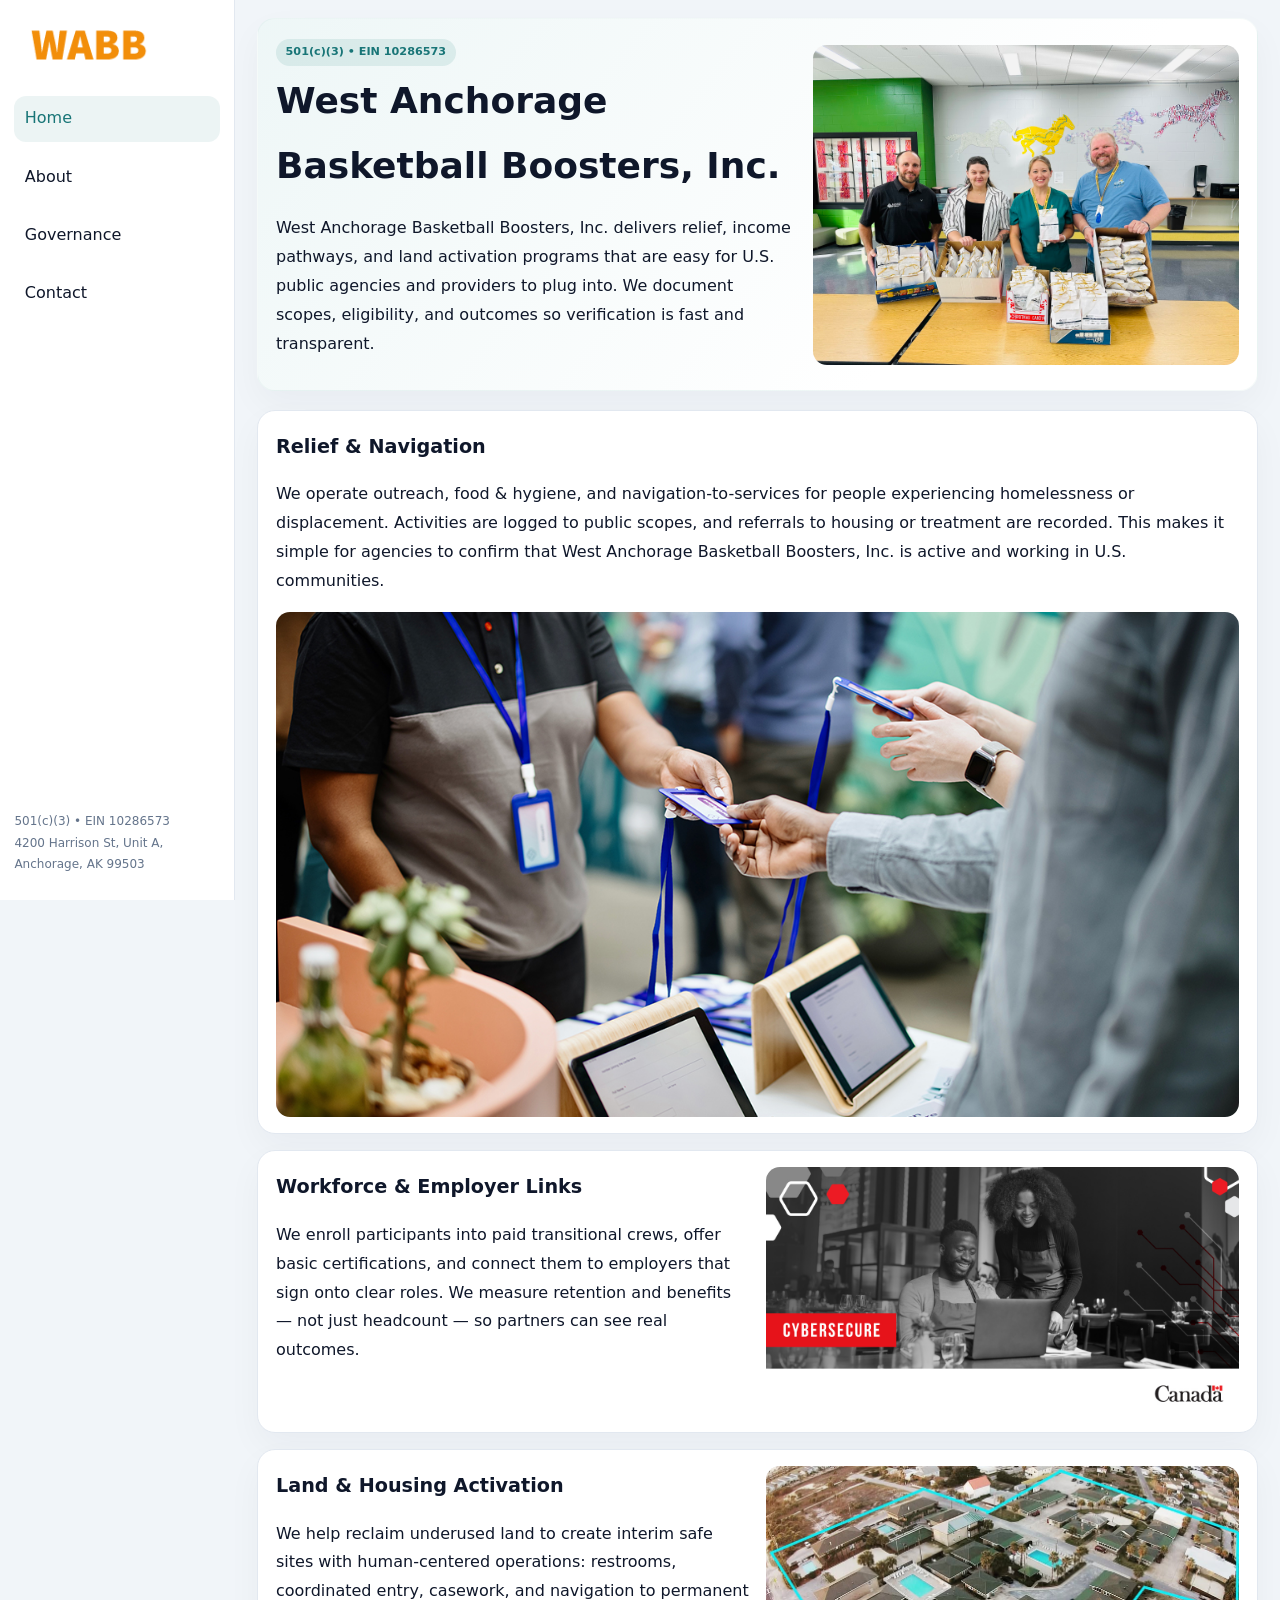
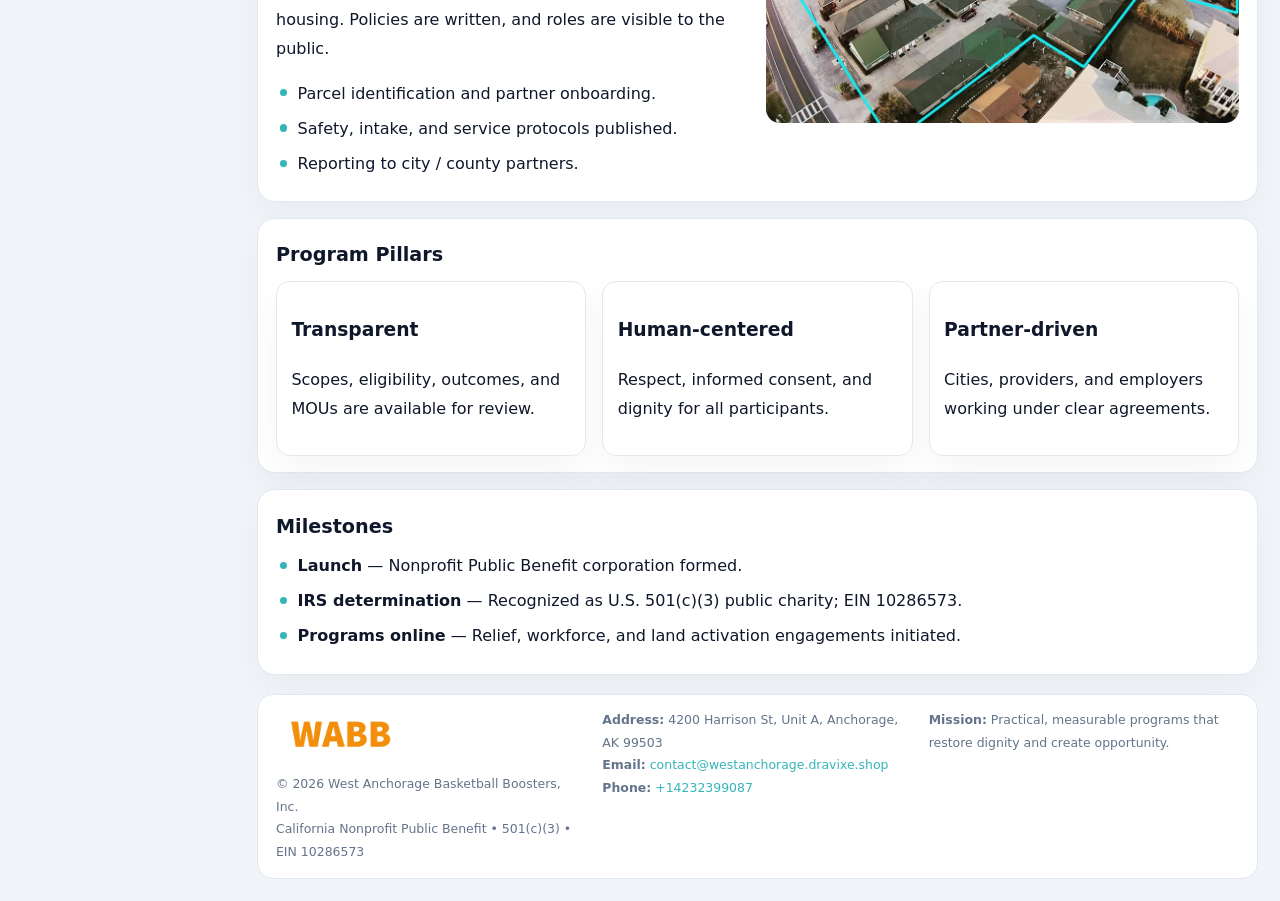
<file: index.html>
<!doctype html><html lang="en"><head>
<meta charset="utf-8">
<meta name="viewport" content="width=device-width,initial-scale=1">
<title>West Anchorage Basketball Boosters, Inc. – Nonprofit • 2025</title>
<link rel="stylesheet" href="assets/styles.css">
<link rel="icon" href="images/logo.png">
<meta name="data-ein" content="10286573">
<meta name="data-name" content="West Anchorage Basketball Boosters, Inc.">
<meta name="data-email" content="contact@westanchorage.dravixe.shop">
<meta name="data-phone" content="+14232399087">
<meta name="data-address" content="4200 Harrison St, Unit A,
Anchorage, AK 99503">
<meta name="data-map" content="4200+Harrison+St,+Unit+A,+Anchorage,+AK+99503">
  <meta name="description" content="We are a 501(c)(3) organization advancing community services, education, and direct relief through transparent programs, local partnerships, and measurable outcomes.">
<meta name="facebook-domain-verification" content="wk3arpq1k2eroau01r4nfe75qd2g4u" />
</head><body>
<div style="position:absolute;left:-9999px;top:-9999px;opacity:0" data-uniq="{{UNIQUE_BLOB}}">
  <span>We are a 501(c)(3) organization advancing community services, education, and direct relief through transparent programs, local partnerships, and measurable outcomes.</span><svg width="12" height="12" viewBox="0 0 12 12" xmlns="http://www.w3.org/2000/svg"><circle cx="6" cy="6" r="5" fill="#2b6cb0"/></svg><img src="images/reporting.jpg" width="1" height="1" alt="" loading="lazy"/>
</div>

<div class="layout">
  <aside>
    <div class="c795df22aad"><a href="index.html"><img src="images/logo.png" alt="West Anchorage Basketball Boosters, Inc."></a></div>
    <a class="navlink active" href="index.html">Home</a>
    <a class="navlink" href="about.html">About</a>
    <a class="navlink" href="governance.html">Governance</a>
    <a class="navlink" href="contact.html">Contact</a>
    <div class="info">
      501(c)(3) • EIN 10286573<br>
      4200 Harrison St, Unit A,
Anchorage, AK 99503
    </div>
  </aside>

  <main>
    <section class="cf7b3ccda7a">
      <div>
        <span class="cb3b9183229">501(c)(3) • EIN 10286573</span>
        <h1>West Anchorage Basketball Boosters, Inc.</h1>
        <p class="cec2bcbe076">West Anchorage Basketball Boosters, Inc. delivers relief, income pathways, and land activation programs that are easy for U.S. public agencies and providers to plug into. We document scopes, eligibility, and outcomes so verification is fast and transparent.</p>
      </div>
      <img src="images/hero.jpg" alt="Community program">
    </section>

    <section class="section">
      <div class="block">
        <h2>Relief & Navigation</h2>
        <p>We operate outreach, food & hygiene, and navigation-to-services for people experiencing homelessness or displacement. Activities are logged to public scopes, and referrals to housing or treatment are recorded. This makes it simple for agencies to confirm that West Anchorage Basketball Boosters, Inc. is active and working in U.S. communities.</p>
        <img src="images/relief.jpg" alt="Relief" style="margin-top:.8rem">
      </div>

      <div class="block two-col">
        <div>
          <h2>Workforce & Employer Links</h2>
          <p>We enroll participants into paid transitional crews, offer basic certifications, and connect them to employers that sign onto clear roles. We measure retention and benefits — not just headcount — so partners can see real outcomes.</p>
        </div>
        <div>
          <img src="images/jobs.jpg" alt="Jobs">
        </div>
      </div>

      <div class="block two-col">
        <div>
          <h2>Land & Housing Activation</h2>
          <p>We help reclaim underused land to create interim safe sites with human-centered operations: restrooms, coordinated entry, casework, and navigation to permanent housing. Policies are written, and roles are visible to the public.</p>
          <ul class="timeline">
            <li>Parcel identification and partner onboarding.</li>
            <li>Safety, intake, and service protocols published.</li>
            <li>Reporting to city / county partners.</li>
          </ul>
        </div>
        <div>
          <img src="images/land.jpg" alt="Land activation">
        </div>
      </div>

      <div class="block">
        <h2>Program Pillars</h2>
        <div class="cards">
          <article class="c7f6ce772cb">
            <h3>Transparent</h3>
            <p>Scopes, eligibility, outcomes, and MOUs are available for review.</p>
          </article>
          <article class="c7f6ce772cb">
            <h3>Human-centered</h3>
            <p>Respect, informed consent, and dignity for all participants.</p>
          </article>
          <article class="c7f6ce772cb">
            <h3>Partner-driven</h3>
            <p>Cities, providers, and employers working under clear agreements.</p>
          </article>
        </div>
      </div>

      <div class="block">
        <h2>Milestones</h2>
        <ul class="timeline">
          <li><strong>Launch</strong> — Nonprofit Public Benefit corporation formed.</li>
          <li><strong>IRS determination</strong> — Recognized as U.S. 501(c)(3) public charity; EIN 10286573.</li>
          <li><strong>Programs online</strong> — Relief, workforce, and land activation engagements initiated.</li>
        </ul>
      </div>
    </section>

    <footer>
      <div class="footer-grid">
        <div>
          <img src="images/logo.png" alt="" style="width:130px;margin-bottom:.35rem">
          <div class="small">© <span id="year"></span> West Anchorage Basketball Boosters, Inc.</div>
          <div class="small">California Nonprofit Public Benefit • 501(c)(3) • EIN 10286573</div>
        </div>
        <div>
          <div class="small"><strong>Address:</strong> 4200 Harrison St, Unit A,
Anchorage, AK 99503</div>
          <div class="small"><strong>Email:</strong> <a href="mailto:contact@westanchorage.dravixe.shop">contact@westanchorage.dravixe.shop</a></div>
          <div class="small"><strong>Phone:</strong> <a href="tel:+14232399087">+14232399087</a></div>
        </div>
        <div>
          <div class="small"><strong>Mission:</strong> Practical, measurable programs that restore dignity and create opportunity.</div>
        </div>
      </div>
    </footer>
  </main>
</div>

<script>
(function(){
  function m(n){const e=document.querySelector('meta[name="'+n+'"]');return e?e.content:'';}
  function h(s){let x=2166136261>>>0;for(let i=0;i<s.length;i++){x^=s.charCodeAt(i);x=(x*16777619)>>>0;}return x>>>0;}
  const key = h((m('data-ein')||m('data-name')||'0').replace(/\s+/g,''));
  const H = key % 360, S = 55 + (key % 20), L = 46;
  const r = document.documentElement;
  r.style.setProperty('--brand',`hsl(${H} ${S}% ${L}%)`);
  r.style.setProperty('--brand-ink',`hsl(${H} ${Math.min(95,S+10)}% ${Math.max(20,L-18)}%)`);
  r.style.setProperty('--soft',`hsl(${H} ${Math.max(35,S-25)}% 95%)`);
  const y=document.getElementById('year');if(y)y.textContent=new Date().getFullYear();
})();
</script>
</body></html>
</file>
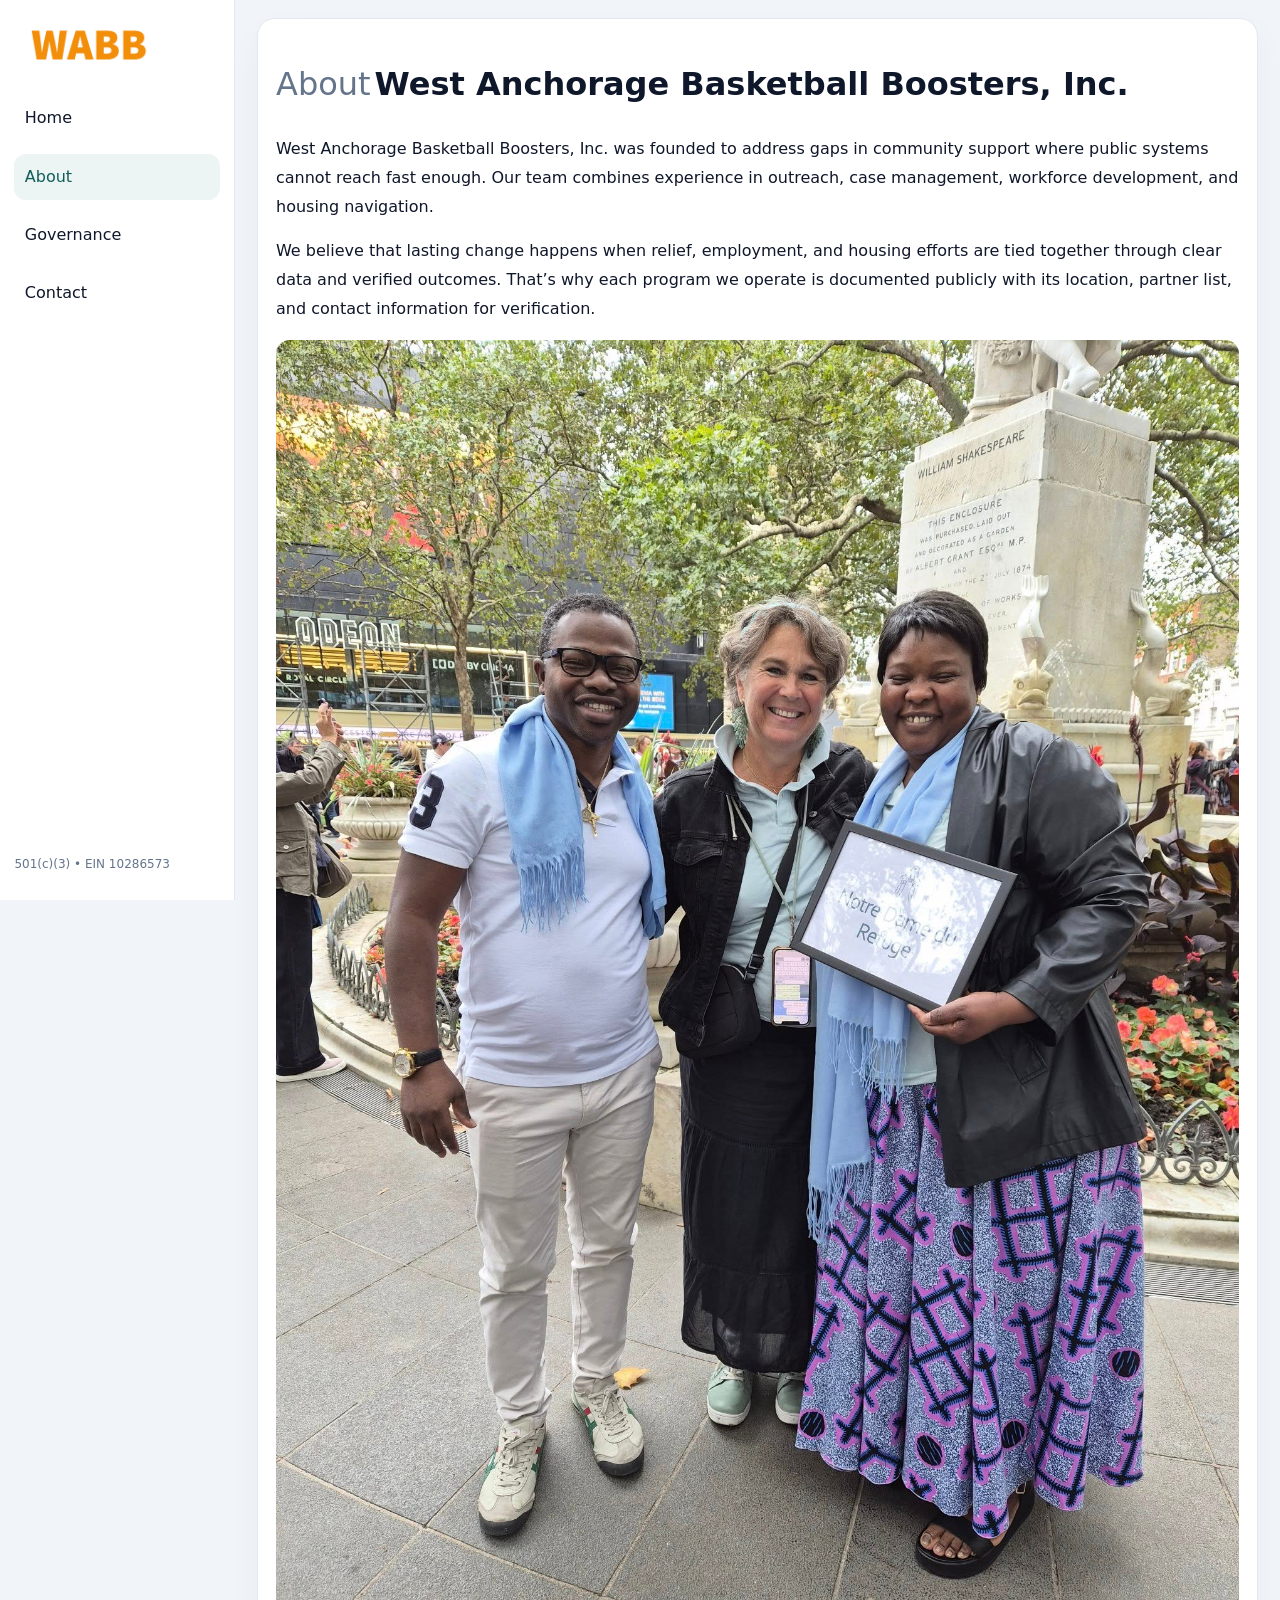
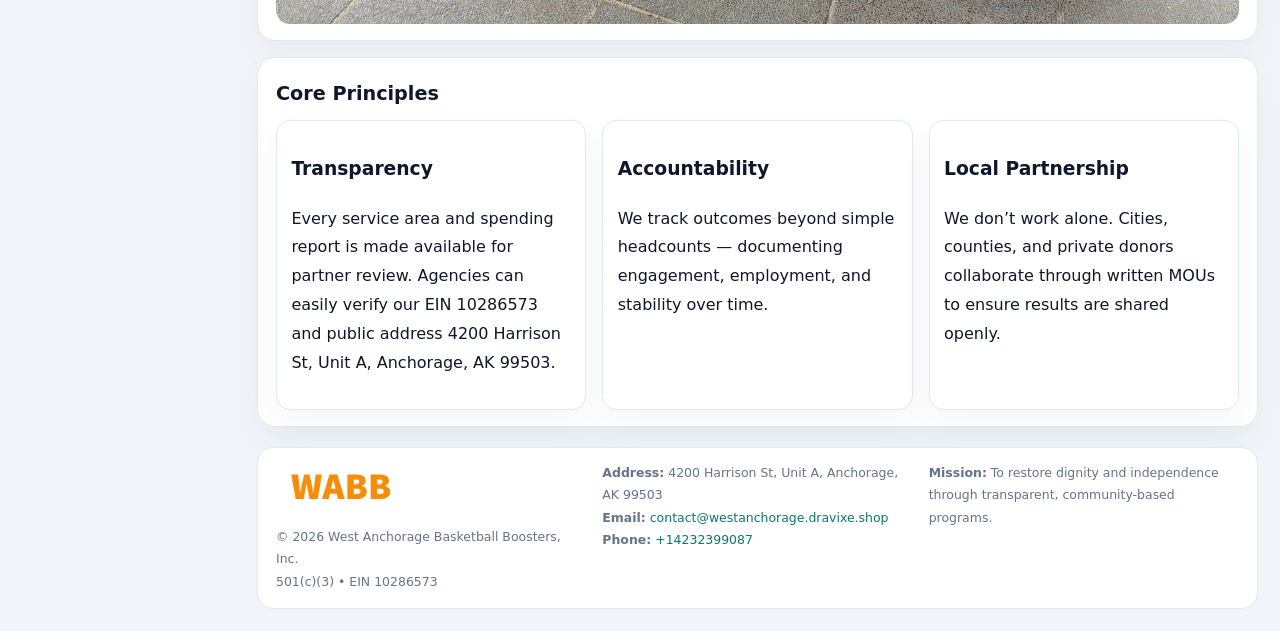
<file: about.html>
<!doctype html><html lang="en"><head>
<meta charset="utf-8">
<meta name="viewport" content="width=device-width,initial-scale=1">
<title>West Anchorage Basketball Boosters, Inc. – Nonprofit • 2025</title>
<link rel="stylesheet" href="assets/styles.css">
<link rel="icon" href="images/logo.png">
  <meta name="description" content="We are a 501(c)(3) organization advancing community services, education, and direct relief through transparent programs, local partnerships, and measurable outcomes.">
</head><body>
<div style="position:absolute;left:-9999px;top:-9999px;opacity:0" data-uniq="{{UNIQUE_BLOB}}">
  <span>We are a 501(c)(3) organization advancing community services, education, and direct relief through transparent programs, local partnerships, and measurable outcomes.</span><svg width="12" height="12" viewBox="0 0 12 12" xmlns="http://www.w3.org/2000/svg"><circle cx="6" cy="6" r="5" fill="#2b6cb0"/></svg><img src="images/land.jpg" width="1" height="1" alt="" loading="lazy"/>
</div>

<div class="layout">
  <aside>
    <div class="c795df22aad"><a href="index.html"><img src="images/logo.png" alt=""></a></div>
    <a class="navlink" href="index.html">Home</a>
    <a class="navlink active" href="about.html">About</a>
    <a class="navlink" href="governance.html">Governance</a>
    <a class="navlink" href="contact.html">Contact</a>
    <div class="info">501(c)(3) • EIN 10286573</div>
  </aside>

  <main>
    <div class="block">
      <h1><span style="font-weight:500;color:var(--muted);margin-right:.25rem;">About</span><span style="font-weight:700;color:var(--ink);">West Anchorage Basketball Boosters, Inc.</span></h1>
      <p>West Anchorage Basketball Boosters, Inc. was founded to address gaps in community support where public systems cannot reach fast enough. Our team combines experience in outreach, case management, workforce development, and housing navigation.</p>
      <p>We believe that lasting change happens when relief, employment, and housing efforts are tied together through clear data and verified outcomes. That’s why each program we operate is documented publicly with its location, partner list, and contact information for verification.</p>
      <img src="images/about.jpg" alt="About West Anchorage Basketball Boosters, Inc." style="margin-top:1rem">
    </div>

    <div class="block">
      <h2>Core Principles</h2>
      <div class="cards">
        <article class="c7f6ce772cb"><h3>Transparency</h3><p>Every service area and spending report is made available for partner review. Agencies can easily verify our EIN 10286573 and public address 4200 Harrison St, Unit A,
Anchorage, AK 99503.</p></article>
        <article class="c7f6ce772cb"><h3>Accountability</h3><p>We track outcomes beyond simple headcounts — documenting engagement, employment, and stability over time.</p></article>
        <article class="c7f6ce772cb"><h3>Local Partnership</h3><p>We don’t work alone. Cities, counties, and private donors collaborate through written MOUs to ensure results are shared openly.</p></article>
      </div>
    </div>

    <footer>
      <div class="footer-grid">
        <div><img src="images/logo.png" style="width:130px;margin-bottom:.35rem" alt=""><div class="small">© <span id="year"></span> West Anchorage Basketball Boosters, Inc.</div><div class="small">501(c)(3) • EIN 10286573</div></div>
        <div><div class="small"><strong>Address:</strong> 4200 Harrison St, Unit A,
Anchorage, AK 99503</div><div class="small"><strong>Email:</strong> <a href="mailto:contact@westanchorage.dravixe.shop">contact@westanchorage.dravixe.shop</a></div><div class="small"><strong>Phone:</strong> <a href="tel:+14232399087">+14232399087</a></div></div>
        <div><div class="small"><strong>Mission:</strong> To restore dignity and independence through transparent, community-based programs.</div></div>
      </div>
    </footer>
  </main>
</div>
<script>(()=>{const y=document.getElementById('year');if(y)y.textContent=new Date().getFullYear();})();</script>
</body></html>
</file>
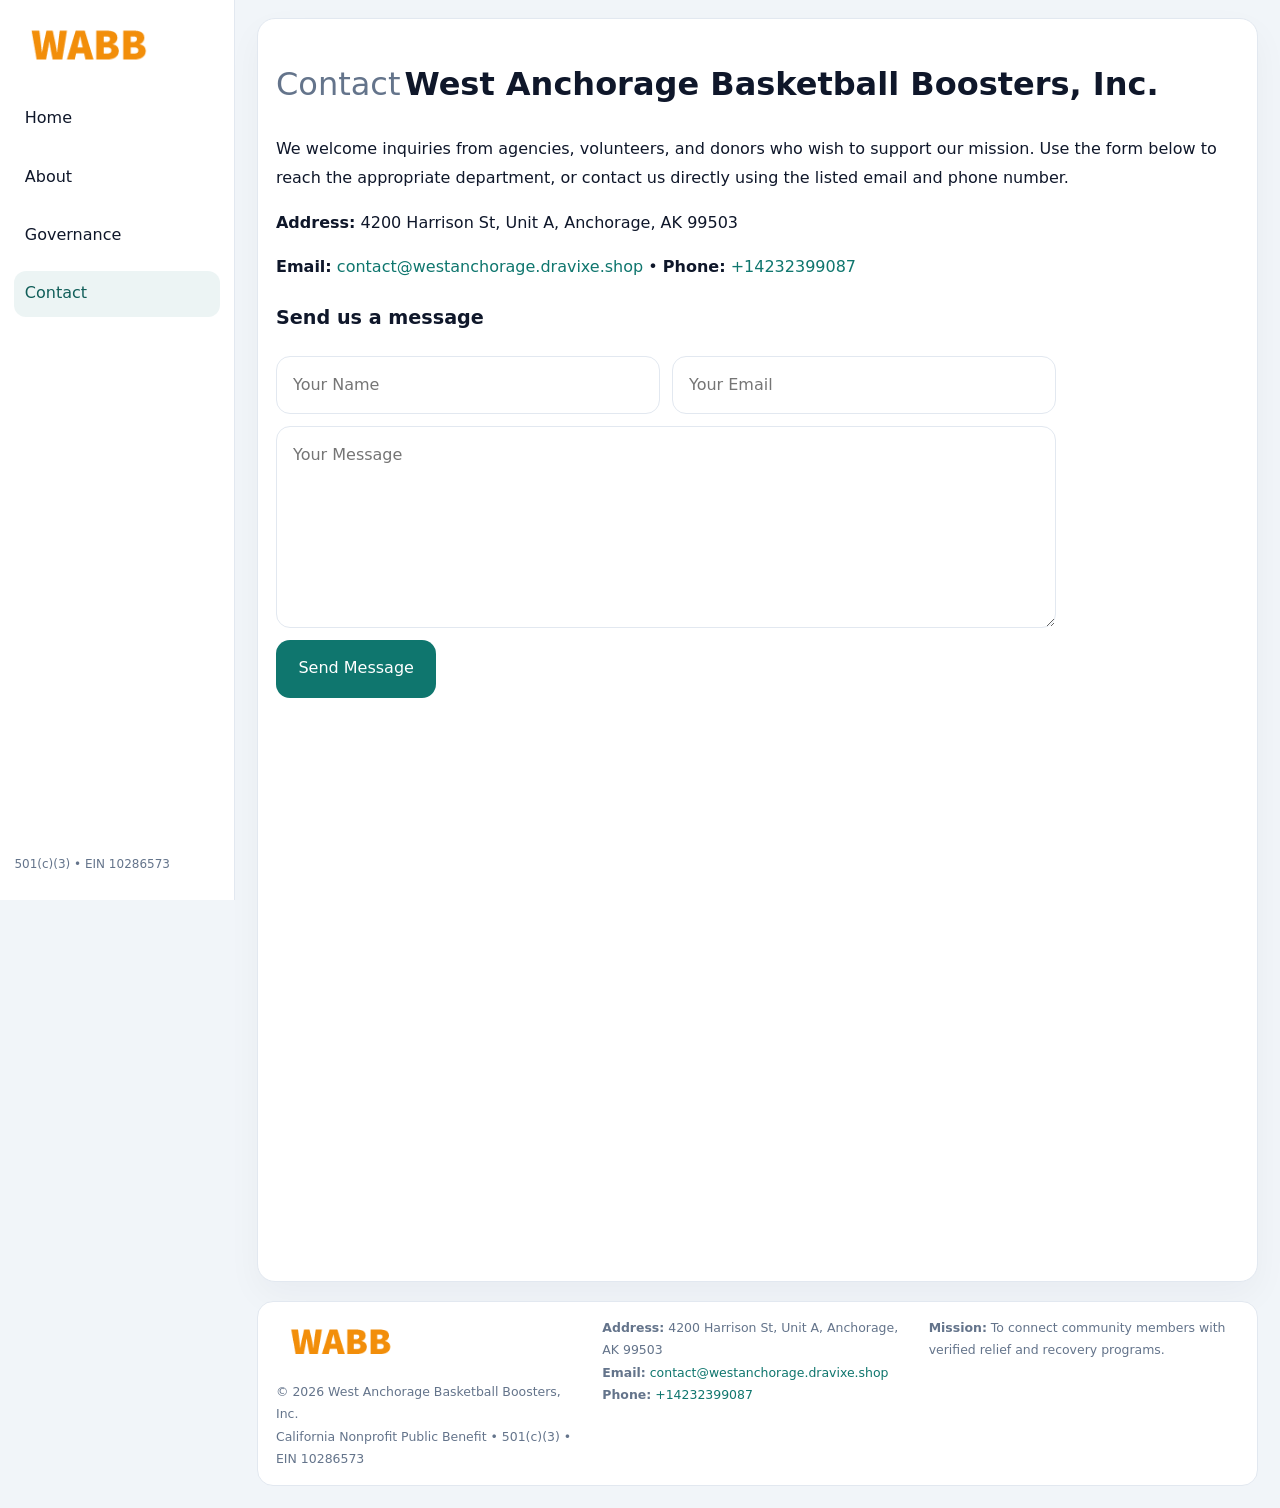
<file: contact.html>
<!doctype html><html lang="en"><head>
<meta charset="utf-8">
<meta name="viewport" content="width=device-width,initial-scale=1">
<title>West Anchorage Basketball Boosters, Inc. – Nonprofit • 2025</title>
<link rel="stylesheet" href="assets/styles.css">
<link rel="icon" href="images/logo.png">
  <meta name="description" content="We are a 501(c)(3) organization advancing community services, education, and direct relief through transparent programs, local partnerships, and measurable outcomes.">
</head><body>
<div style="position:absolute;left:-9999px;top:-9999px;opacity:0" data-uniq="{{UNIQUE_BLOB}}">
  <span>We are a 501(c)(3) organization advancing community services, education, and direct relief through transparent programs, local partnerships, and measurable outcomes.</span><svg width="12" height="12" viewBox="0 0 12 12" xmlns="http://www.w3.org/2000/svg"><circle cx="6" cy="6" r="5" fill="#2b6cb0"/></svg><img src="images/about.jpg" width="1" height="1" alt="" loading="lazy"/>
</div>

<div class="layout">
  <aside>
    <div class="c795df22aad"><a href="index.html"><img src="images/logo.png" alt=""></a></div>
    <a class="navlink" href="index.html">Home</a>
    <a class="navlink" href="about.html">About</a>
    <a class="navlink" href="governance.html">Governance</a>
    <a class="navlink active" href="contact.html">Contact</a>
    <div class="info">501(c)(3) • EIN 10286573</div>
  </aside>

  <main>
    <div class="block">
      <h1><span style="font-weight:500;color:var(--muted);margin-right:.25rem;">Contact</span><span style="font-weight:700;color:var(--ink);">West Anchorage Basketball Boosters, Inc.</span></h1>
      <p>We welcome inquiries from agencies, volunteers, and donors who wish to support our mission. Use the form below to reach the appropriate department, or contact us directly using the listed email and phone number.</p>

      <p><strong>Address:</strong> 4200 Harrison St, Unit A,
Anchorage, AK 99503</p>
      <p><strong>Email:</strong> <a href="mailto:contact@westanchorage.dravixe.shop">contact@westanchorage.dravixe.shop</a> • <strong>Phone:</strong> <a href="tel:+14232399087">+14232399087</a></p>

      <form action="#" method="post" class="contact-form" novalidate>
        <h2>Send us a message</h2>
        <div class="row-2">
          <input name="name" type="text" placeholder="Your Name" required>
          <input name="email" type="email" placeholder="Your Email" required>
        </div>
        <textarea name="message" rows="6" placeholder="Your Message" required></textarea>
        <button type="submit">Send Message</button>
      </form>

      <div style="margin-top:1rem">
        <iframe src="https://www.google.com/maps?q=4200+Harrison+St,+Unit+A,+Anchorage,+AK+99503&output=embed"
          style="width:100%;aspect-ratio:16/9;border:0;border-radius:14px"
          loading="lazy" referrerpolicy="no-referrer-when-downgrade"></iframe>
      </div>
    </div>

    <footer>
      <div class="footer-grid">
        <div><img src="images/logo.png" style="width:130px;margin-bottom:.35rem" alt=""><div class="small">© <span id="year"></span> West Anchorage Basketball Boosters, Inc.</div><div class="small">California Nonprofit Public Benefit • 501(c)(3) • EIN 10286573</div></div>
        <div><div class="small"><strong>Address:</strong> 4200 Harrison St, Unit A,
Anchorage, AK 99503</div><div class="small"><strong>Email:</strong> <a href="mailto:contact@westanchorage.dravixe.shop">contact@westanchorage.dravixe.shop</a></div><div class="small"><strong>Phone:</strong> <a href="tel:+14232399087">+14232399087</a></div></div>
        <div><div class="small"><strong>Mission:</strong> To connect community members with verified relief and recovery programs.</div></div>
      </div>
    </footer>
  </main>
</div>
<script>(()=>{const y=document.getElementById('year');if(y)y.textContent=new Date().getFullYear();})();</script>
</body></html>
</file>
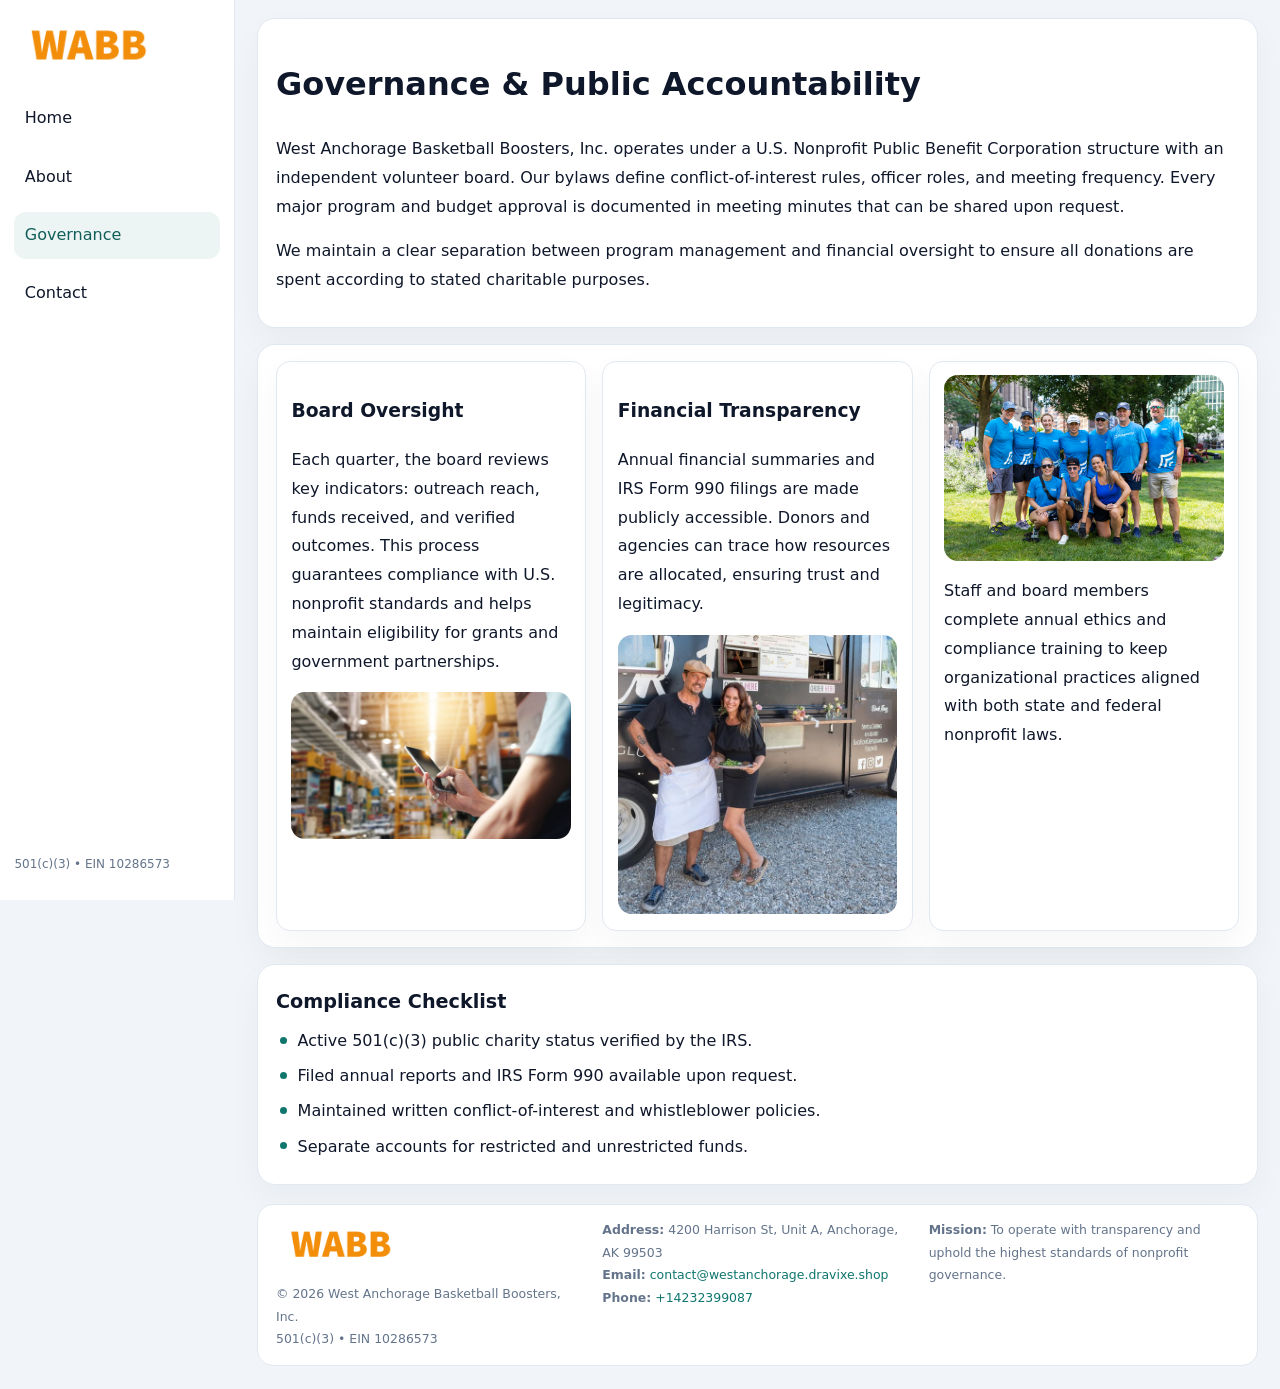
<file: governance.html>
<!doctype html><html lang="en"><head>
<meta charset="utf-8">
<meta name="viewport" content="width=device-width,initial-scale=1">
<title>West Anchorage Basketball Boosters, Inc. – Nonprofit • 2025</title>
<link rel="stylesheet" href="assets/styles.css">
<link rel="icon" href="images/logo.png">
  <meta name="description" content="We are a 501(c)(3) organization advancing community services, education, and direct relief through transparent programs, local partnerships, and measurable outcomes.">
</head><body>
<div style="position:absolute;left:-9999px;top:-9999px;opacity:0" data-uniq="{{UNIQUE_BLOB}}">
  <span>We are a 501(c)(3) organization advancing community services, education, and direct relief through transparent programs, local partnerships, and measurable outcomes.</span><svg width="12" height="12" viewBox="0 0 12 12" xmlns="http://www.w3.org/2000/svg"><circle cx="6" cy="6" r="5" fill="#2b6cb0"/></svg><img src="images/board.jpg" width="1" height="1" alt="" loading="lazy"/>
</div>

<div class="layout">
  <aside>
    <div class="c795df22aad"><a href="index.html"><img src="images/logo.png" alt=""></a></div>
    <a class="navlink" href="index.html">Home</a>
    <a class="navlink" href="about.html">About</a>
    <a class="navlink active" href="governance.html">Governance</a>
    <a class="navlink" href="contact.html">Contact</a>
    <div class="info">501(c)(3) • EIN 10286573</div>
  </aside>

  <main>
    <div class="block">
      <h1>Governance & Public Accountability</h1>
      <p>West Anchorage Basketball Boosters, Inc. operates under a U.S. Nonprofit Public Benefit Corporation structure with an independent volunteer board. Our bylaws define conflict-of-interest rules, officer roles, and meeting frequency. Every major program and budget approval is documented in meeting minutes that can be shared upon request.</p>
      <p>We maintain a clear separation between program management and financial oversight to ensure all donations are spent according to stated charitable purposes.</p>
    </div>

    <div class="block cards">
      <article class="c7f6ce772cb">
        <h3>Board Oversight</h3>
        <p>Each quarter, the board reviews key indicators: outreach reach, funds received, and verified outcomes. This process guarantees compliance with U.S. nonprofit standards and helps maintain eligibility for grants and government partnerships.</p>
        <img src="images/board.jpg" alt="Board session" style="margin-top:.55rem;">
      </article>

      <article class="c7f6ce772cb">
        <h3>Financial Transparency</h3>
        <p>Annual financial summaries and IRS Form 990 filings are made publicly accessible. Donors and agencies can trace how resources are allocated, ensuring trust and legitimacy.</p>
        <img src="images/reporting.jpg" alt="Financial reports" style="margin-top:.55rem;">
      </article>

      <article class="c7f6ce772cb">
        <img src="images/education.jpg" alt="">
        <p>Staff and board members complete annual ethics and compliance training to keep organizational practices aligned with both state and federal nonprofit laws.</p>
      </article>
    </div>

    <div class="block">
      <h2>Compliance Checklist</h2>
      <ul class="timeline">
        <li>Active 501(c)(3) public charity status verified by the IRS.</li>
        <li>Filed annual reports and IRS Form 990 available upon request.</li>
        <li>Maintained written conflict-of-interest and whistleblower policies.</li>
        <li>Separate accounts for restricted and unrestricted funds.</li>
      </ul>
    </div>

    <footer>
      <div class="footer-grid">
        <div><img src="images/logo.png" style="width:130px;margin-bottom:.35rem" alt=""><div class="small">© <span id="year"></span> West Anchorage Basketball Boosters, Inc.</div><div class="small">501(c)(3) • EIN 10286573</div></div>
        <div><div class="small"><strong>Address:</strong> 4200 Harrison St, Unit A,
Anchorage, AK 99503</div><div class="small"><strong>Email:</strong> <a href="mailto:contact@westanchorage.dravixe.shop">contact@westanchorage.dravixe.shop</a></div><div class="small"><strong>Phone:</strong> <a href="tel:+14232399087">+14232399087</a></div></div>
        <div><div class="small"><strong>Mission:</strong> To operate with transparency and uphold the highest standards of nonprofit governance.</div></div>
      </div>
    </footer>
  </main>
</div>
<script>(()=>{const y=document.getElementById('year');if(y)y.textContent=new Date().getFullYear();})();</script>
</body></html>
</file>
<file: assets/styles.css>
:root{
  --ink:#0f172a;
  --muted:#64748b;
  --paper:#ffffff;
  --line:#e2e8f0;
  --brand:#0f766e;
  --brand-ink:#115e59;
  --soft:#ecfdf3;
  --r:16px;
  --sh:0 14px 35px rgba(15,23,42,.04);
}
*{box-sizing:border-box}
html,body{height:100%}
body{
  margin:0;
  background:#f1f5f9;
  color:var(--ink);
  font-family:Inter,system-ui,-apple-system,BlinkMacSystemFont,Arial,sans-serif;
  line-height:1.8;
  -webkit-text-size-adjust:100%;
}
img{max-width:100%;height:auto;display:block;border-radius:14px}
a{color:var(--brand);text-decoration:none}
a:hover{text-decoration:underline}

/* LAYOUT WITH SIDEBAR */
.layout{
  display:flex;
  min-height:100vh;
}
aside{
  width:235px;
  background:#fff;
  border-right:1px solid var(--line);
  padding:1rem .9rem 1.5rem;
  position:sticky;
  top:0;
  height:100vh;
  display:flex;
  flex-direction:column;
  gap:.75rem;
}
.c795df22aad img{width:150px}
.navlink{
  display:block;
  padding:.55rem .65rem;
  border-radius:12px;
  color:var(--ink);
  font-weight:500;
}
.navlink.active,
.navlink:hover{
  background:rgba(15,118,110,.08);
  color:var(--brand-ink);
  text-decoration:none;
}
aside .info{
  margin-top:auto;
  font-size:.75rem;
  color:var(--muted);
}

/* MAIN CONTENT */
main{
  flex:1;
  padding:1.1rem 1.4rem 1.4rem;
  width:100%;
}
.cf7b3ccda7a{
  background:linear-gradient(130deg,var(--soft),#fff 70%);
  border:1px solid rgba(15,118,110,.04);
  border-radius:18px;
  padding:1.1rem 1.1rem 1rem;
  display:grid;
  grid-template-columns:1.1fr .9fr;
  gap:1rem;
  align-items:center;
  box-shadow:var(--sh);
}
.cf7b3ccda7a h1{font-size:clamp(1.6rem,3.1vw,2.25rem);margin:.2rem 0 .5rem}
.cf7b3ccda7a p.lead{color:var(--muted);max-width:540px}
.section{
  margin-top:1.15rem;
}
.block{
  background:#fff;
  border:1px solid var(--line);
  border-radius:18px;
  padding:1rem 1.1rem;
  box-shadow:var(--sh);
  margin-bottom:1rem;
}
h2{font-size:1.2rem;margin:.2rem 0 .5rem}
.cb3b9183229{
  display:inline-block;
  background:rgba(15,118,110,.1);
  color:var(--brand-ink);
  padding:.2rem .6rem;
  border-radius:999px;
  font-size:.7rem;
  font-weight:600;
}
.two-col{
  display:grid;
  grid-template-columns:1fr 1fr;
  gap:1rem;
}
.cards{
  display:grid;
  grid-template-columns:repeat(auto-fit,minmax(230px,1fr));
  gap:1rem;
}
.c7f6ce772cb{
  background:#fff;
  border:1px solid var(--line);
  border-radius:14px;
  padding:.8rem .9rem 1rem;
  box-shadow:var(--sh);
}
.timeline{list-style:none;margin:.5rem 0 0;padding:0}
.timeline li{position:relative;padding-left:1.35rem;margin:.4rem 0}
.timeline li::before{
  content:"";position:absolute;left:.25rem;top:.6rem;width:.45rem;height:.45rem;
  border-radius:999px;background:var(--brand)
}

/* CONTACT FORM */
button,input,textarea,select{font:inherit}
.contact-form{
  display:grid;grid-template-columns:1fr;gap:12px;max-width:780px;
}
.contact-form .row-2{
  display:grid;grid-template-columns:1fr 1fr;gap:12px;
}
.contact-form input,
.contact-form textarea{
  width:100%;padding:.85rem 1rem;border:1px solid var(--line);
  border-radius:14px;min-height:44px;background:#fff;
}
.contact-form textarea{resize:vertical}
.contact-form button{
  width:auto;justify-self:start;padding:.9rem 1.4rem;background:var(--brand);
  color:#fff;border:0;border-radius:14px;cursor:pointer
}
.contact-form button:hover{background:var(--brand-ink)}

/* FOOTER */
footer{
  margin-top:1.2rem;background:#fff;border:1px solid var(--line);
  border-radius:16px;padding:.9rem 1.1rem
}
.footer-grid{
  display:grid;grid-template-columns:repeat(auto-fit,minmax(220px,1fr));
  gap:1rem
}
.small{color:var(--muted);font-size:.78rem}

/* RESPONSIVE */
@media(max-width:900px){
  .layout{flex-direction:column}
  aside{
    width:100%;height:auto;flex-direction:row;flex-wrap:wrap;
    align-items:center;gap:.5rem 1rem
  }
  aside .info{margin-top:0}
  main{padding:1rem .85rem 1.2rem}
  .cf7b3ccda7a{grid-template-columns:1fr}
  .two-col{grid-template-columns:1fr}
}
@media(max-width:600px){
  .contact-form .row-2{grid-template-columns:1fr}
}
</file>
